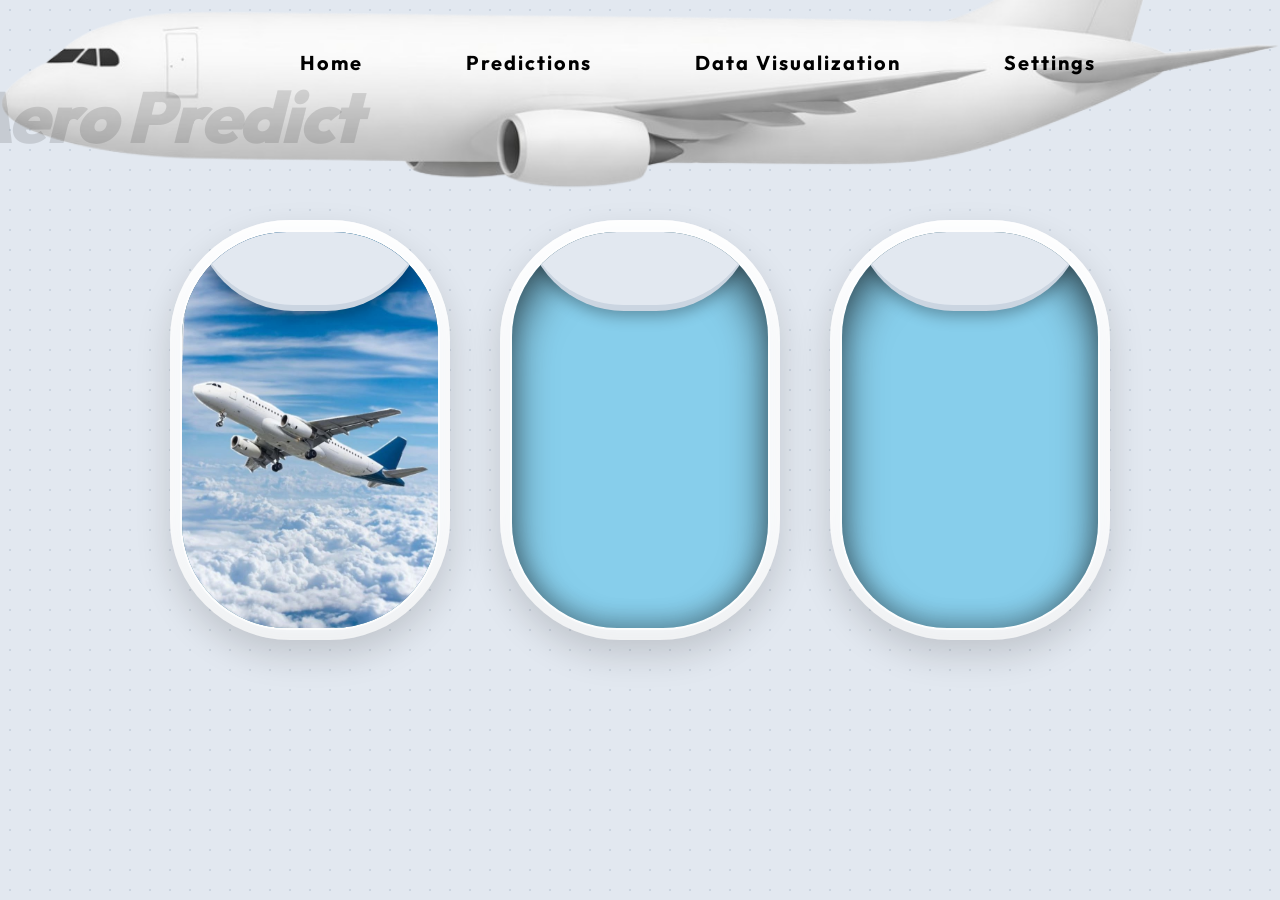
<file: templates/home.html>
<!DOCTYPE html>
<html lang="en">

<head>
    <meta charset="UTF-8">
    <meta name="viewport" content="width=device-width, initial-scale=1.0">
    <title>Aero Predict</title>
    <style>
        /* Modern Reset and Font */
        @import url('https://fonts.googleapis.com/css2?family=Outfit:wght@300;500;700&display=swap');

        * {
            margin: 0;
            padding: 0;
            box-sizing: border-box;
        }

        body {
            /* Airplane cabin wall color */
            background: #e2e8f0;
            font-family: 'Outfit', sans-serif;
            color: #333;
            /* Subtle texture for the cabin wall */
            background-image: radial-gradient(#cbd5e1 1px, transparent 1px);
            background-size: 20px 20px;
        }

        /* Container for multiple window cards */
        .cabin-wall {
            display: flex;
            gap: 50px;
            padding: 40px;
            padding-top: 40px;
            flex-wrap: wrap;
            justify-content: center;
        }

        /* THE AIRPLANE WINDOW (Outer Rim) */
        .window-card {
            position: relative;
            width: 280px;
            height: 420px;
            /* The classic airplane window shape */
            border-radius: 120px;
            background: #f8fafc;
            padding: 12px;
            /* 3D effect of the thick airplane fuselage */
            box-shadow:
                0 15px 35px rgba(0, 0, 0, 0.15),
                inset 0 10px 20px rgba(255, 255, 255, 1),
                inset 0 -10px 20px rgba(0, 0, 0, 0.05);
            cursor: pointer;
            transition: transform 0.4s cubic-bezier(0.175, 0.885, 0.32, 1.275);
        }

        .window-card:hover {
            transform: translateY(-10px) scale(1.02);
        }

        /* The actual glass/pane (Inner Rim) */
        .window-pane {
            position: relative;
            width: 100%;
            height: 100%;
            /* Tighter inner radius */
            border-radius: 105px;
            background: #87CEEB;
            overflow: hidden;
            /* Depth inside the window */
            box-shadow:
                inset 0 20px 40px rgba(0, 0, 0, 0.6),
                inset 0 -10px 20px rgba(0, 0, 0, 0.2),
                0 0 0 2px rgba(255, 255, 255, 0.8);
            /* Bezel inner ring */
            display: flex;
            flex-direction: column;
            justify-content: flex-end;
        }

        /* The View Outside (Background Image) */
        .window-view {
            position: absolute;
            top: 0;
            left: 0;
            width: 100%;
            height: 100%;
            background-size: cover;
            background-position: center;
            z-index: 1;
            transition: transform 1.5s ease;
        }

        /* Different views for each card */
        .view-1 {
            background-image: url('/static/take-off.jpg');
        }

        .view-2 {
            background-image: url('https://images.unsplash.com/photo-1506012787146-f92b2d7d6d96?ixlib=rb-4.0.3&auto=format&fit=crop&w=800&q=80');
        }

        .view-3 {
            background-image: url('https://images.unsplash.com/photo-1499346030926-9a72daac6c63?ixlib=rb-4.0.3&auto=format&fit=crop&w=800&q=80');
        }

        .window-card:hover .window-view {
            transform: scale(1.15) rotate(2deg);
        }

        /* The Pull-down Sun Shade */
        .window-shade {
            position: absolute;
            top: -20px;
            left: 5%;
            width: 90%;
            height: 25%;
            background: #e2e8f0;
            border-radius: 0 0 100px 100px;
            z-index: 2;
            box-shadow: 0 5px 15px rgba(0, 0, 0, 0.3);
            border-bottom: 6px solid #cbd5e1;
            transition: height 0.6s cubic-bezier(0.25, 1, 0.5, 1);
        }

        /* Lift the shade when hovered */
        .window-card:hover .window-shade {
            height: 5%;
        }

        /* The Card Content Overlay */
        .card-content {
            position: relative;
            z-index: 3;
            padding: 40px 25px 30px;
            background: linear-gradient(to top, rgba(0, 0, 0, 0.85) 0%, rgba(0, 0, 0, 0.4) 70%, transparent 100%);
            color: white;
            text-align: center;
            /* Start hidden completely at the bottom */
            transform: translateY(100%);
            transition: transform 0.6s cubic-bezier(0.25, 1, 0.5, 1);
        }

        .window-card:hover .card-content {
            transform: translateY(0);
        }

        .card-content h3 {
            font-size: 1.6rem;
            margin-bottom: 8px;
            font-weight: 700;
            letter-spacing: 1px;
            text-transform: uppercase;
        }

        .card-content p {
            font-size: 0.95rem;
            line-height: 1.5;
            color: #e2e8f0;
            font-weight: 300;
        }

        .card-icon {
            font-size: 1.8rem;
            margin-bottom: 15px;
            background: rgba(255, 255, 255, 0.2);
            backdrop-filter: blur(5px);
            width: 50px;
            height: 50px;
            display: inline-flex;
            justify-content: center;
            align-items: center;
            border-radius: 50%;
        }

        /* ----- SIMPLE PLANE NAVBAR ----- */
        .plane-navbar {
            position: relative;
            width: 100%;
            height: 180px;
            /* Reduced height from 260px */
        }

        .plane-img {
            width: 100%;
            height: 115%;
            object-fit: contain;
            /* Prevents image from being cropped */
            object-position: top;
            /* Keeps the plane pinned to the top */
        }

        .logo {
            position: absolute;
            top: 96px;
            /* Shifted up slightly to align with smaller plane */
            left: 160px;
            width: 60px;
        }

        .menu {
            position: absolute;
            top: 50px;
            /* Shifted up slightly to align with smaller plane */
            left: 300px;
        }

        .menu a {
            text-decoration: none;
            color: black;
            font-size: 20px;
            font-weight: bold;
            margin-right: 100px;
            letter-spacing: 2px;
            transition: 0.3s;
        }

        .menu a:hover {
            color: #0077ff;
            transform: scale(1.05);
            display: inline-block;
        }

        .brand-text {
            position: absolute;
            right: 920px;
            top: 65%;
            transform: translateY(-50%);
            font-size: 72px;
            font-weight: 900;
            font-style: italic;
            color: rgba(0, 0, 0, 0.12);
            z-index: 5;
            white-space: nowrap;
            letter-spacing: -2px;
            line-height: 1;
            pointer-events: none;
        }
    </style>
</head>

<body>

    <!-- NAVBAR -->
    <nav class="plane-navbar">
        <!-- plane image -->
        <img src="/static/plane.png" class="plane-img">

        <!-- AeroStress logo -->
        <!-- <img src="/static/logo.png" class="logo"> -->

        <!-- menu -->
        <div class="menu">
            <a href="/">Home</a>
            <a href="/predict-page">Predictions</a>
            <a href="/visualizations">Data Visualization</a>
            <a href="/settings">Settings</a>
        </div>

        <!-- Brand Text Behind Menu -->
        <div class="brand-text">Aero Predict</div>
    </nav>

    <div class="cabin-wall">

        <!-- Window Card 1 -->
        <div class="window-card" onclick="window.location.href='/visualizations'" style="cursor: pointer;">
            <div class="window-pane">
                <div class="window-shade"></div>
                <div class="window-view view-1"></div>
                <div class="card-content">
                    <div class="card-icon">📊</div>
                    <h3>Data Visualization</h3>
                    <p>Explore animated delay, airline, airport, and weather intelligence through an interactive analytics dashboard.</p>
                    <p style="margin-top: 15px; font-size: 0.85rem; color: #ffd700;">Click to View Graphs →</p>
                </div>
            </div>
        </div>

        <!-- Window Card 2 -->
        <div class="window-card" onclick="window.location.href='/predict-page'" style="cursor: pointer;">
            <div class="window-pane">
                <div class="window-shade"></div>
                <div class="window-view view-2"></div>
                <div class="card-content">
                    <div class="card-icon">🧠</div>
                    <h3>AI Prediction</h3>
                    <p>Advanced machine learning models predicting flight delays with pinpoint accuracy.</p>
                    <p style="margin-top: 15px; font-size: 0.85rem; color: #ffd700;">Click to Make Predictions →</p>
                </div>
            </div>
        </div>

        <!-- Window Card 3 -->
        <div class="window-card">
            <div class="window-pane">
                <div class="window-shade"></div>
                <div class="window-view view-3"></div>
                <div class="card-content">
                    <div class="card-icon">🕒</div>
                    <h3>Proactive Alerts</h3>
                    <p>Stay ahead of disruptions. Get instant alerts and plan your journey stress-free.</p>
                </div>
            </div>
        </div>

    </div>

</body>

</html>
</file>
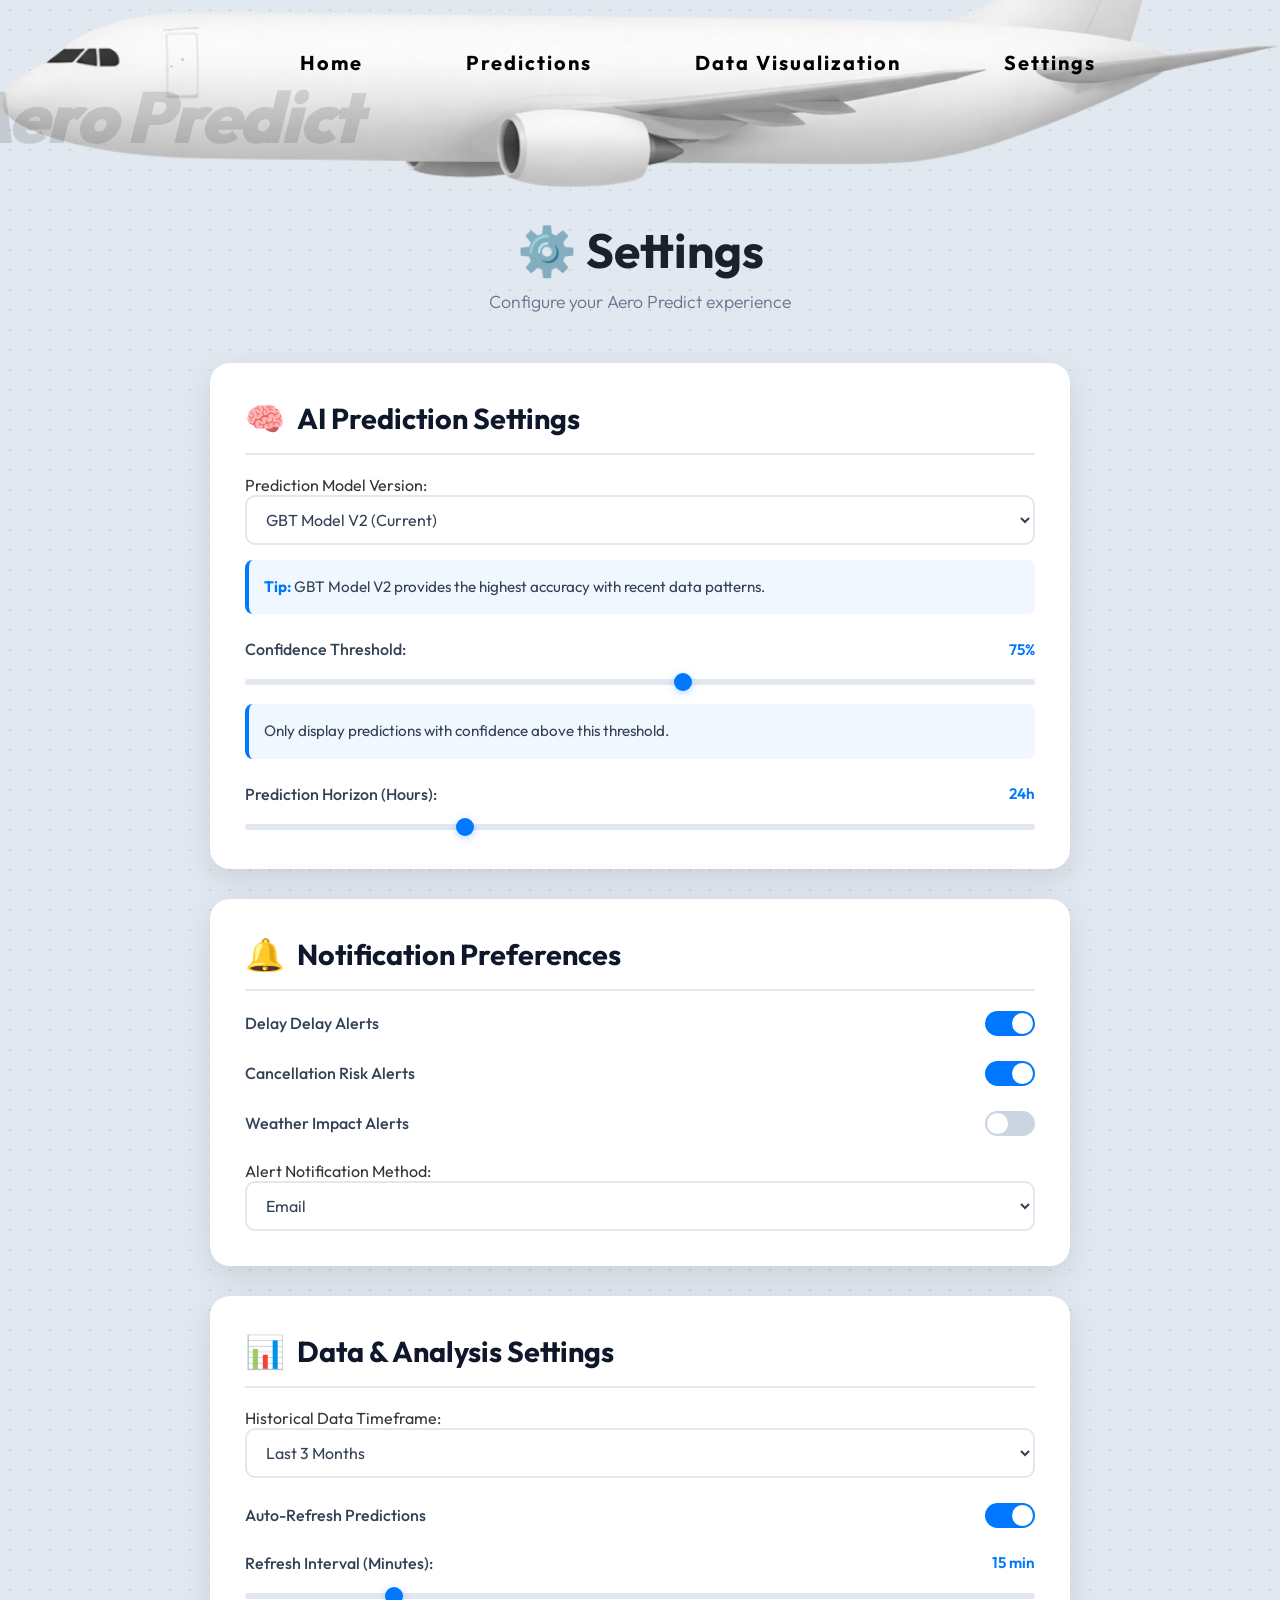
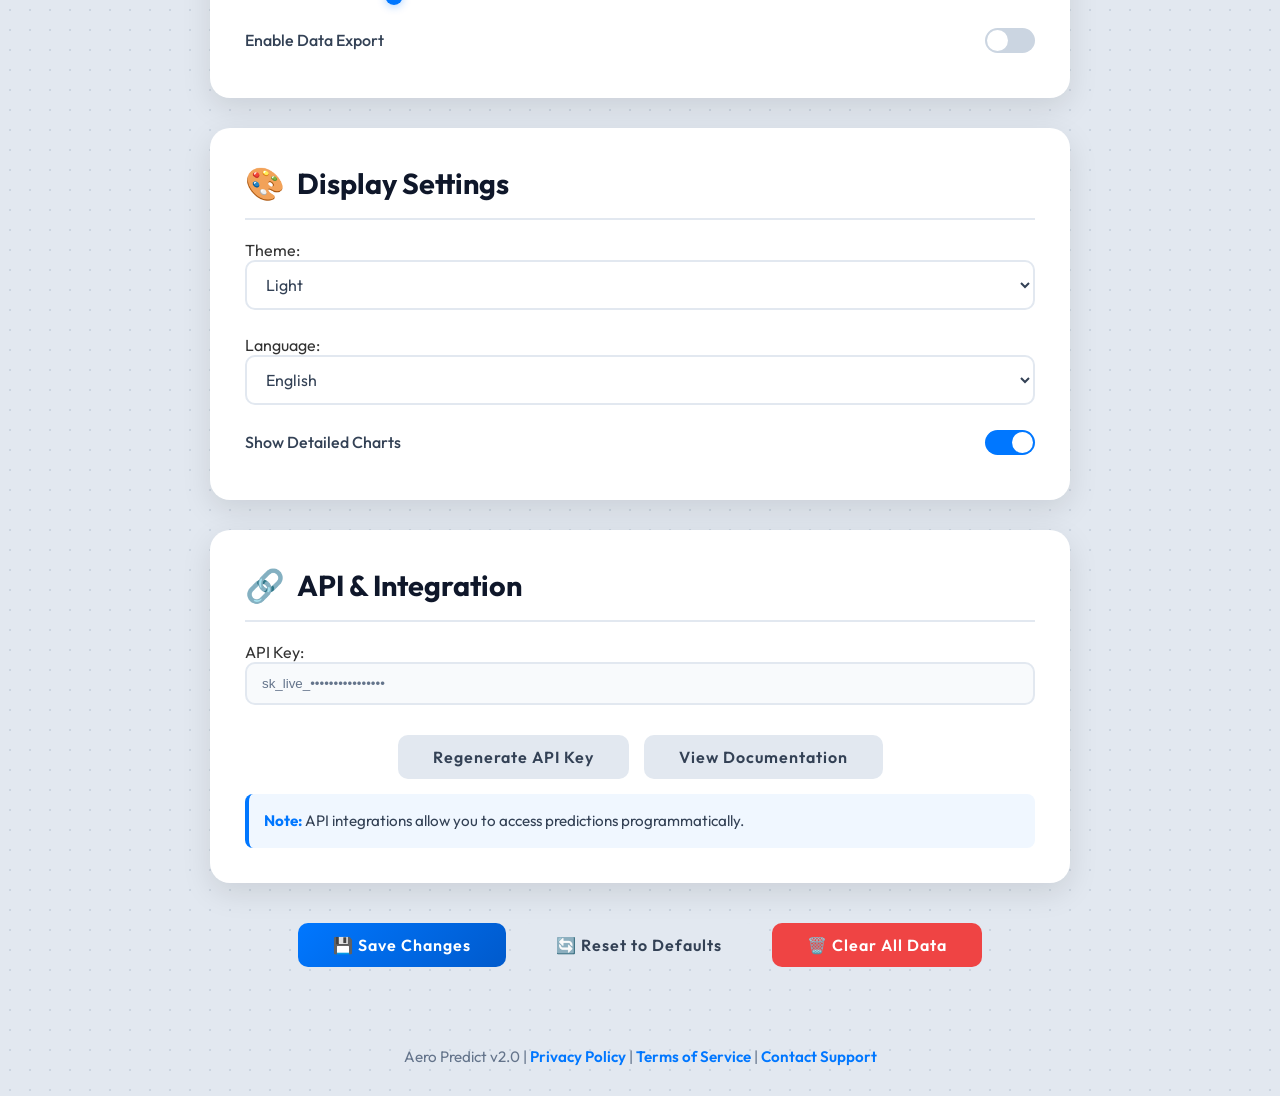
<file: templates/settings.html>
<!DOCTYPE html>
<html lang="en">

<head>
    <meta charset="UTF-8">
    <meta name="viewport" content="width=device-width, initial-scale=1.0">
    <title>Settings - Aero Predict</title>
    <style>
        @import url('https://fonts.googleapis.com/css2?family=Outfit:wght@300;500;700&display=swap');

        * {
            margin: 0;
            padding: 0;
            box-sizing: border-box;
        }

        body {
            background: #e2e8f0;
            font-family: 'Outfit', sans-serif;
            color: #333;
            background-image: radial-gradient(#cbd5e1 1px, transparent 1px);
            background-size: 20px 20px;
        }

        /* ----- SIMPLE PLANE NAVBAR ----- */
        .plane-navbar {
            position: relative;
            width: 100%;
            height: 180px;
        }

        .plane-img {
            width: 100%;
            height: 115%;
            object-fit: contain;
            object-position: top;
        }

        .logo {
            position: absolute;
            top: 96px;
            left: 160px;
            width: 60px;
        }

        .menu {
            position: absolute;
            top: 50px;
            left: 300px;
        }

        .menu a {
            text-decoration: none;
            color: black;
            font-size: 20px;
            font-weight: bold;
            margin-right: 100px;
            letter-spacing: 2px;
            transition: 0.3s;
        }

        .menu a:hover {
            color: #0077ff;
            transform: scale(1.05);
            display: inline-block;
        }

        .brand-text {
            position: absolute;
            right: 920px;
            top: 65%;
            transform: translateY(-50%);
            font-size: 72px;
            font-weight: 900;
            font-style: italic;
            color: rgba(0, 0, 0, 0.12);
            z-index: 5;
            white-space: nowrap;
            letter-spacing: -2px;
            line-height: 1;
            pointer-events: none;
        }

        /* Settings Container */
        .settings-container {
            max-width: 900px;
            margin: 40px auto;
            padding: 0 20px;
        }

        .settings-header {
            text-align: center;
            margin-bottom: 50px;
        }

        .settings-header h1 {
            font-size: 3rem;
            color: #1a202c;
            margin-bottom: 10px;
            font-weight: 700;
        }

        .settings-header p {
            font-size: 1.1rem;
            color: #64748b;
            font-weight: 300;
        }

        /* Settings Cards */
        .settings-card {
            background: white;
            border-radius: 20px;
            padding: 35px;
            margin-bottom: 30px;
            box-shadow: 0 10px 30px rgba(0, 0, 0, 0.1);
            transition: transform 0.3s ease, box-shadow 0.3s ease;
        }

        .settings-card:hover {
            transform: translateY(-5px);
            box-shadow: 0 15px 40px rgba(0, 0, 0, 0.15);
        }

        .settings-card h2 {
            font-size: 1.8rem;
            color: #0f172a;
            margin-bottom: 20px;
            display: flex;
            align-items: center;
            gap: 12px;
            border-bottom: 2px solid #e2e8f0;
            padding-bottom: 15px;
        }

        .settings-card h2 .icon {
            font-size: 2rem;
        }

        .setting-group {
            margin-bottom: 25px;
        }

        .setting-group:last-child {
            margin-bottom: 0;
        }

        .setting-label {
            display: flex;
            justify-content: space-between;
            align-items: center;
            margin-bottom: 10px;
        }

        .setting-label label {
            font-size: 1rem;
            color: #334155;
            font-weight: 500;
        }

        .setting-label .value {
            font-size: 0.95rem;
            color: #0077ff;
            font-weight: 600;
        }

        /* Toggles */
        .toggle {
            position: relative;
            display: inline-block;
            width: 50px;
            height: 25px;
        }

        .toggle input {
            opacity: 0;
            width: 0;
            height: 0;
        }

        .slider {
            position: absolute;
            cursor: pointer;
            top: 0;
            left: 0;
            right: 0;
            bottom: 0;
            background-color: #cbd5e1;
            transition: 0.4s;
            border-radius: 25px;
        }

        .slider:before {
            position: absolute;
            content: "";
            height: 21px;
            width: 21px;
            left: 2px;
            bottom: 2px;
            background-color: white;
            transition: 0.4s;
            border-radius: 50%;
        }

        input:checked + .slider {
            background-color: #0077ff;
        }

        input:checked + .slider:before {
            transform: translateX(25px);
        }

        /* Sliders */
        .range-slider {
            width: 100%;
            height: 6px;
            border-radius: 5px;
            background: #e2e8f0;
            outline: none;
            -webkit-appearance: none;
        }

        .range-slider::-webkit-slider-thumb {
            -webkit-appearance: none;
            appearance: none;
            width: 18px;
            height: 18px;
            border-radius: 50%;
            background: #0077ff;
            cursor: pointer;
            box-shadow: 0 2px 8px rgba(0, 119, 255, 0.3);
        }

        .range-slider::-moz-range-thumb {
            width: 18px;
            height: 18px;
            border-radius: 50%;
            background: #0077ff;
            cursor: pointer;
            border: none;
            box-shadow: 0 2px 8px rgba(0, 119, 255, 0.3);
        }

        /* Select Dropdown */
        .select-dropdown {
            width: 100%;
            padding: 12px 15px;
            border: 2px solid #e2e8f0;
            border-radius: 10px;
            font-size: 1rem;
            color: #334155;
            background-color: white;
            cursor: pointer;
            transition: border-color 0.3s ease;
            font-family: 'Outfit', sans-serif;
        }

        .select-dropdown:hover,
        .select-dropdown:focus {
            border-color: #0077ff;
            outline: none;
        }

        /* Buttons */
        .button-group {
            display: flex;
            gap: 15px;
            margin-top: 30px;
            justify-content: center;
        }

        .btn {
            padding: 12px 35px;
            font-size: 1rem;
            border: none;
            border-radius: 10px;
            cursor: pointer;
            font-weight: 600;
            letter-spacing: 1px;
            transition: all 0.3s ease;
            font-family: 'Outfit', sans-serif;
        }

        .btn-primary {
            background: linear-gradient(135deg, #0077ff 0%, #005acc 100%);
            color: white;
        }

        .btn-primary:hover {
            transform: translateY(-2px);
            box-shadow: 0 8px 20px rgba(0, 119, 255, 0.3);
        }

        .btn-secondary {
            background: #e2e8f0;
            color: #334155;
        }

        .btn-secondary:hover {
            background: #cbd5e1;
            transform: translateY(-2px);
        }

        .btn-danger {
            background: #ef4444;
            color: white;
        }

        .btn-danger:hover {
            background: #dc2626;
            transform: translateY(-2px);
            box-shadow: 0 8px 20px rgba(239, 68, 68, 0.3);
        }

        /* Info Box */
        .info-box {
            background: #f0f7ff;
            border-left: 4px solid #0077ff;
            padding: 15px;
            border-radius: 8px;
            margin-top: 15px;
            color: #334155;
            font-size: 0.95rem;
            line-height: 1.6;
        }

        .info-box strong {
            color: #0077ff;
        }

        /* Footer */
        .settings-footer {
            text-align: center;
            margin-top: 50px;
            padding: 30px 20px;
            color: #64748b;
            font-size: 0.95rem;
        }

        .settings-footer a {
            color: #0077ff;
            text-decoration: none;
            font-weight: 600;
            transition: color 0.3s ease;
        }

        .settings-footer a:hover {
            color: #005acc;
        }

        /* Responsive */
        @media (max-width: 768px) {
            .menu {
                display: none;
            }

            .settings-container {
                margin-top: 200px;
            }

            .settings-header h1 {
                font-size: 2rem;
            }

            .settings-card {
                padding: 20px;
            }

            .button-group {
                flex-direction: column;
            }

            .btn {
                width: 100%;
            }
        }
    </style>
</head>

<body>
    <!-- NAVBAR -->
    <nav class="plane-navbar">
        <img src="/static/plane.png" class="plane-img">
        <div class="menu">
            <a href="/">Home</a>
            <a href="/predict-page">Predictions</a>
            <a href="/visualizations">Data Visualization</a>
            <a href="/settings">Settings</a>
        </div>
        <div class="brand-text">Aero Predict</div>
    </nav>

    <!-- Settings Container -->
    <div class="settings-container">
        <div class="settings-header">
            <h1>⚙️ Settings</h1>
            <p>Configure your Aero Predict experience</p>
        </div>

        <!-- Prediction Settings -->
        <div class="settings-card">
            <h2>
                <span class="icon">🧠</span>
                AI Prediction Settings
            </h2>

            <div class="setting-group">
                <label for="model-version">Prediction Model Version:</label>
                <select class="select-dropdown" id="model-version">
                    <option value="v2" selected>GBT Model V2 (Current)</option>
                    <option value="v1">GBT Model V1</option>
                    <option value="experimental">Experimental Model</option>
                </select>
                <div class="info-box">
                    <strong>Tip:</strong> GBT Model V2 provides the highest accuracy with recent data patterns.
                </div>
            </div>

            <div class="setting-group">
                <div class="setting-label">
                    <label for="confidence-threshold">Confidence Threshold:</label>
                    <span class="value" id="threshold-value">75%</span>
                </div>
                <input type="range" id="confidence-threshold" class="range-slider" min="50" max="95" value="75" 
                    oninput="document.getElementById('threshold-value').textContent = this.value + '%'">
                <div class="info-box">
                    Only display predictions with confidence above this threshold.
                </div>
            </div>

            <div class="setting-group">
                <div class="setting-label">
                    <label for="prediction-horizon">Prediction Horizon (Hours):</label>
                    <span class="value" id="horizon-value">24h</span>
                </div>
                <input type="range" id="prediction-horizon" class="range-slider" min="6" max="72" step="6" value="24" 
                    oninput="document.getElementById('horizon-value').textContent = this.value + 'h'">
            </div>
        </div>

        <!-- Notification Settings -->
        <div class="settings-card">
            <h2>
                <span class="icon">🔔</span>
                Notification Preferences
            </h2>

            <div class="setting-group">
                <div class="setting-label">
                    <label for="delay-alerts">Delay Delay Alerts</label>
                    <label class="toggle">
                        <input type="checkbox" id="delay-alerts" checked>
                        <span class="slider"></span>
                    </label>
                </div>
            </div>

            <div class="setting-group">
                <div class="setting-label">
                    <label for="cancellation-alerts">Cancellation Risk Alerts</label>
                    <label class="toggle">
                        <input type="checkbox" id="cancellation-alerts" checked>
                        <span class="slider"></span>
                    </label>
                </div>
            </div>

            <div class="setting-group">
                <div class="setting-label">
                    <label for="weather-alerts">Weather Impact Alerts</label>
                    <label class="toggle">
                        <input type="checkbox" id="weather-alerts">
                        <span class="slider"></span>
                    </label>
                </div>
            </div>

            <div class="setting-group">
                <label for="alert-method">Alert Notification Method:</label>
                <select class="select-dropdown" id="alert-method">
                    <option value="email" selected>Email</option>
                    <option value="sms">SMS</option>
                    <option value="both">Email & SMS</option>
                    <option value="none">None</option>
                </select>
            </div>
        </div>

        <!-- Data Settings -->
        <div class="settings-card">
            <h2>
                <span class="icon">📊</span>
                Data & Analysis Settings
            </h2>

            <div class="setting-group">
                <label for="data-timeframe">Historical Data Timeframe:</label>
                <select class="select-dropdown" id="data-timeframe">
                    <option value="1month">Last 1 Month</option>
                    <option value="3months" selected>Last 3 Months</option>
                    <option value="6months">Last 6 Months</option>
                    <option value="1year">Last 1 Year</option>
                </select>
            </div>

            <div class="setting-group">
                <div class="setting-label">
                    <label for="auto-refresh">Auto-Refresh Predictions</label>
                    <label class="toggle">
                        <input type="checkbox" id="auto-refresh" checked>
                        <span class="slider"></span>
                    </label>
                </div>
            </div>

            <div class="setting-group">
                <div class="setting-label">
                    <label for="refresh-interval">Refresh Interval (Minutes):</label>
                    <span class="value" id="interval-value">15 min</span>
                </div>
                <input type="range" id="refresh-interval" class="range-slider" min="5" max="60" step="5" value="15" 
                    oninput="document.getElementById('interval-value').textContent = this.value + ' min'">
            </div>

            <div class="setting-group">
                <div class="setting-label">
                    <label for="export-data">Enable Data Export</label>
                    <label class="toggle">
                        <input type="checkbox" id="export-data">
                        <span class="slider"></span>
                    </label>
                </div>
            </div>
        </div>

        <!-- Display Settings -->
        <div class="settings-card">
            <h2>
                <span class="icon">🎨</span>
                Display Settings
            </h2>

            <div class="setting-group">
                <label for="theme">Theme:</label>
                <select class="select-dropdown" id="theme">
                    <option value="light" selected>Light</option>
                    <option value="dark">Dark</option>
                    <option value="auto">Auto (System)</option>
                </select>
            </div>

            <div class="setting-group">
                <label for="language">Language:</label>
                <select class="select-dropdown" id="language">
                    <option value="en" selected>English</option>
                    <option value="es">Español</option>
                    <option value="fr">Français</option>
                    <option value="de">Deutsch</option>
                </select>
            </div>

            <div class="setting-group">
                <div class="setting-label">
                    <label for="detailed-charts">Show Detailed Charts</label>
                    <label class="toggle">
                        <input type="checkbox" id="detailed-charts" checked>
                        <span class="slider"></span>
                    </label>
                </div>
            </div>
        </div>

        <!-- API & Integration Settings -->
        <div class="settings-card">
            <h2>
                <span class="icon">🔗</span>
                API & Integration
            </h2>

            <div class="setting-group">
                <label>API Key:</label>
                <input type="text" readonly value="sk_live_••••••••••••••••" style="width: 100%; padding: 12px 15px; border: 2px solid #e2e8f0; border-radius: 10px; background: #f8fafc; color: #64748b;">
            </div>

            <div class="button-group">
                <button class="btn btn-secondary">Regenerate API Key</button>
                <button class="btn btn-secondary">View Documentation</button>
            </div>

            <div class="info-box">
                <strong>Note:</strong> API integrations allow you to access predictions programmatically.
            </div>
        </div>

        <!-- Action Buttons -->
        <div style="text-align: center; margin: 40px 0;">
            <div class="button-group">
                <button class="btn btn-primary" onclick="saveSettings()">💾 Save Changes</button>
                <button class="btn btn-secondary" onclick="resetSettings()">🔄 Reset to Defaults</button>
                <button class="btn btn-danger" onclick="confirmReset()">🗑️ Clear All Data</button>
            </div>
        </div>
    </div>

    <!-- Footer -->
    <div class="settings-footer">
        <p>Aero Predict v2.0 | <a href="#">Privacy Policy</a> | <a href="#">Terms of Service</a> | <a href="#">Contact Support</a></p>
    </div>

    <script>
        function saveSettings() {
            alert('✅ Settings saved successfully!\n\nYour preferences have been updated.');
            console.log('Settings saved');
        }

        function resetSettings() {
            if (confirm('Are you sure you want to reset all settings to defaults?')) {
                alert('⚙️ Settings reset to defaults.');
                location.reload();
            }
        }

        function confirmReset() {
            if (confirm('⚠️ This will delete all your data and reset the system. This action cannot be undone. Are you sure?')) {
                alert('🗑️ All data has been cleared.');
                console.log('Data cleared');
            }
        }

        // Store settings in localStorage
        document.addEventListener('DOMContentLoaded', function() {
            const settings = ['model-version', 'confidence-threshold', 'prediction-horizon', 
                            'delay-alerts', 'cancellation-alerts', 'weather-alerts', 'alert-method',
                            'data-timeframe', 'auto-refresh', 'refresh-interval', 'export-data',
                            'theme', 'language', 'detailed-charts'];
            
            // Load saved settings
            settings.forEach(id => {
                const element = document.getElementById(id);
                if (element) {
                    const saved = localStorage.getItem('setting_' + id);
                    if (saved) {
                        if (element.type === 'checkbox') {
                            element.checked = saved === 'true';
                        } else {
                            element.value = saved;
                        }
                    }
                }
            });
        });

        // Save settings to localStorage on change
        document.querySelectorAll('input, select').forEach(element => {
            element.addEventListener('change', function() {
                const id = this.id;
                const value = this.type === 'checkbox' ? this.checked : this.value;
                localStorage.setItem('setting_' + id, value);
            });
        });
    </script>
</body>

</html>
</file>
